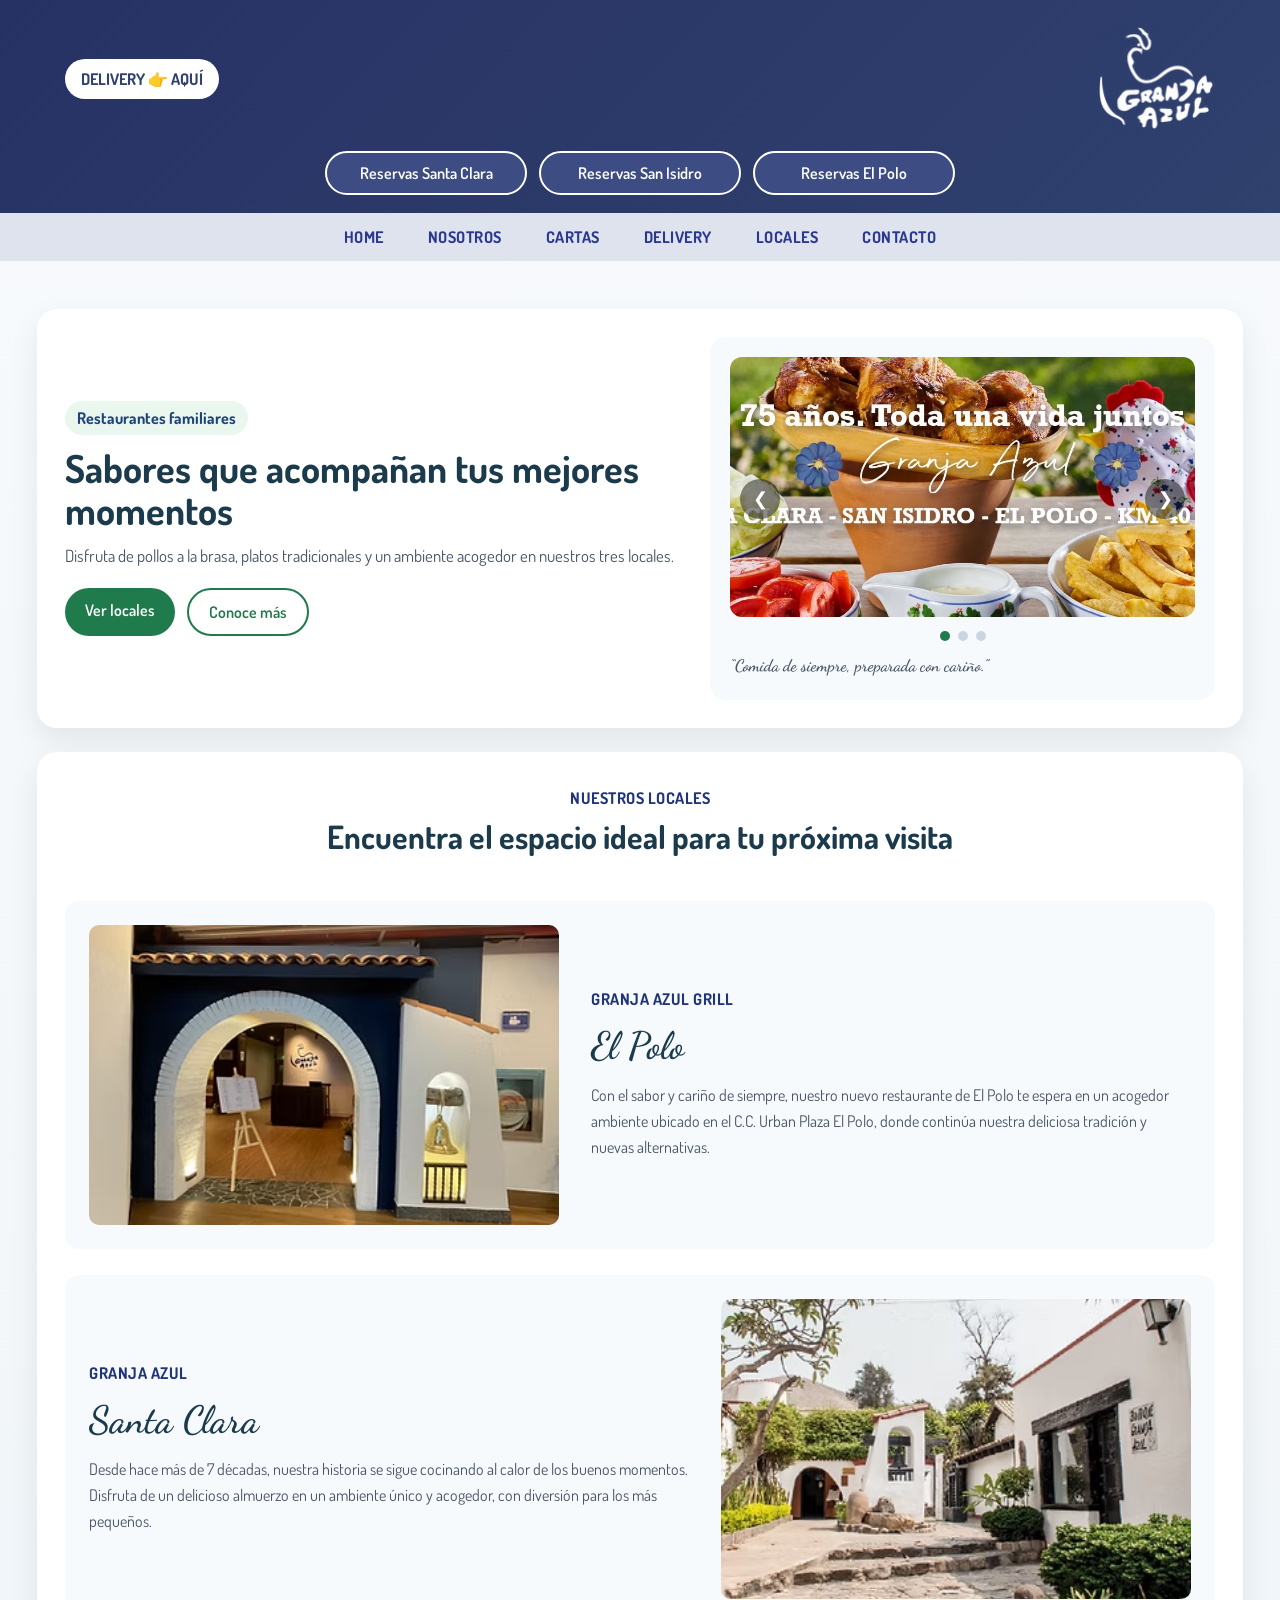
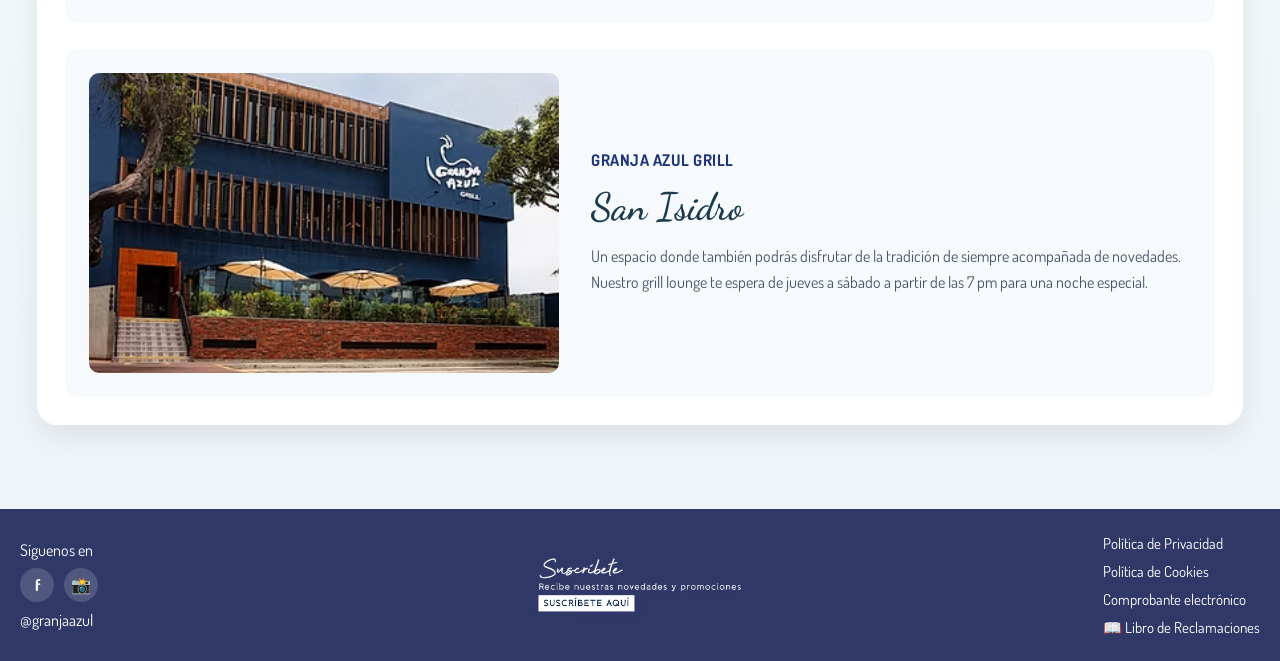
<file: index.html>
<!DOCTYPE html>
<html lang="es">
<head>
    <meta charset="UTF-8">
    <meta name="viewport" content="width=device-width, initial-scale=1.0">
    <title>Granja Azul | Restaurantes</title>

    <link rel="preconnect" href="https://fonts.googleapis.com">
    <link rel="preconnect" href="https://fonts.gstatic.com" crossorigin>
    <link href="https://fonts.googleapis.com/css2?family=Dancing+Script:wght@400..700&family=Dosis:wght@200..800&display=swap" rel="stylesheet">

    <link rel="stylesheet" href="Styles/index.css">
</head>

<body>
    <div id="header-dinamico"></div>
    <div id="nav-dinamico"></div>

    <main>
        <section class="hero">
            <div class="hero-content">
                <span class="badge">Restaurantes familiares</span>
                <h2>Sabores que acompañan tus mejores momentos</h2>
                <p>Disfruta de pollos a la brasa, platos tradicionales y un ambiente acogedor en nuestros tres locales.</p>
                <div class="hero-actions">
                    <a class="btn" href="#locales">Ver locales</a>
                    <a class="btn btn-secondary" href="#">Conoce más</a>
                </div>
            </div>

            <div class="hero-card">
                <div class="carousel">
                    <div class="carousel-track">
                        <div class="carousel-slide active">
                            <img src="img/Pollo-carrusel.avif" alt="Plato de Granja Azul">
                        </div>
                        <div class="carousel-slide">
                            <img src="img/menu.avif" alt="Menú de Granja Azul">
                        </div>
                        <div class="carousel-slide">
                            <img src="img/menucompleto.avif" alt="Menú completo de Granja Azul">
                        </div>
                    </div>

                    <button class="carousel-btn prev" type="button" aria-label="Imagen anterior">&#10094;</button>
                    <button class="carousel-btn next" type="button" aria-label="Imagen siguiente">&#10095;</button>
                    <div class="carousel-dots" aria-label="Selector de imágenes"></div>
                </div>
                <p class="text">“Comida de siempre, preparada con cariño.”</p>
            </div>
        </section>

        <section class="locales" id="locales">
            <div class="section-heading">
                <p class="texto-secundario">Nuestros locales</p>
                <h3>Encuentra el espacio ideal para tu próxima visita</h3>
            </div>

            <div class="tarjetas">
                <article class="tarjeta">
                    <img src="img/gril.avif" alt="Local El Polo">
                    <div class="info-tarjeta">
                        <p class="texto-secundario">Granja Azul Grill</p>
                        <h3 class="titulo">El Polo</h3>
                        <p class="descripcion">
                            Con el sabor y cariño de siempre, nuestro nuevo restaurante de El Polo te espera en un acogedor ambiente ubicado en el C.C. Urban Plaza El Polo, donde continúa nuestra deliciosa tradición y nuevas alternativas.
                        </p>
                    </div>
                </article>

                <article class="tarjeta tarjeta-reverse">
                    <img src="img/santaclara.avif" alt="Local Santa Clara">
                    <div class="info-tarjeta">
                        <p class="texto-secundario">Granja Azul</p>
                        <h3 class="titulo">Santa Clara</h3>
                        <p class="descripcion">
                            Desde hace más de 7 décadas, nuestra historia se sigue cocinando al calor de los buenos momentos. Disfruta de un delicioso almuerzo en un ambiente único y acogedor, con diversión para los más pequeños.
                        </p>
                    </div>
                </article>

                <article class="tarjeta">
                    <img src="img/sanisiadro.avif" alt="Local San Isidro">
                    <div class="info-tarjeta">
                        <p class="texto-secundario">Granja Azul Grill</p>
                        <h3 class="titulo">San Isidro</h3>
                        <p class="descripcion">
                            Un espacio donde también podrás disfrutar de la tradición de siempre acompañada de novedades. Nuestro grill lounge te espera de jueves a sábado a partir de las 7 pm para una noche especial.
                        </p>
                    </div>
                </article>
            </div>
        </section>
    </main>

    <div id="footer-dinamico"></div>

    <script>
        function cargarComponente(idContenedor, rutaArchivo) {
            fetch(rutaArchivo)
                .then(respuesta => respuesta.text())
                .then(datos => {
                    document.getElementById(idContenedor).innerHTML = datos;
                })
                .catch(error => console.error("Error cargando " + rutaArchivo, error));
        }

        cargarComponente('header-dinamico', 'header.html');
        cargarComponente('nav-dinamico', 'nav.html');
        cargarComponente('footer-dinamico', 'footer.html');

        const slides = Array.from(document.querySelectorAll('.carousel-slide'));
        const dotsContainer = document.querySelector('.carousel-dots');
        const prevButton = document.querySelector('.carousel-btn.prev');
        const nextButton = document.querySelector('.carousel-btn.next');
        let currentSlide = 0;
        let autoPlay;

        function renderDots() {
            slides.forEach((_, index) => {
                const dot = document.createElement('button');
                dot.className = 'carousel-dot' + (index === 0 ? ' active' : '');
                dot.type = 'button';
                dot.setAttribute('aria-label', `Ir a la imagen ${index + 1}`);
                dot.addEventListener('click', () => {
                    showSlide(index);
                    startAutoPlay();
                });
                dotsContainer.appendChild(dot);
            });
        }

        function showSlide(index) {
            slides.forEach((slide, slideIndex) => {
                slide.classList.toggle('active', slideIndex === index);
            });

            const dots = Array.from(document.querySelectorAll('.carousel-dot'));
            dots.forEach((dot, dotIndex) => {
                dot.classList.toggle('active', dotIndex === index);
            });

            currentSlide = index;
        }

        function nextSlide() {
            const nextIndex = (currentSlide + 1) % slides.length;
            showSlide(nextIndex);
        }

        function startAutoPlay() {
            clearInterval(autoPlay);
            autoPlay = setInterval(nextSlide, 4500);
        }

        if (slides.length) {
            renderDots();
            showSlide(0);
            startAutoPlay();
        }

        prevButton?.addEventListener('click', () => {
            const prevIndex = (currentSlide - 1 + slides.length) % slides.length;
            showSlide(prevIndex);
            startAutoPlay();
        });

        nextButton?.addEventListener('click', () => {
            nextSlide();
            startAutoPlay();
        });
    </script>
</body>
</html>
</file>
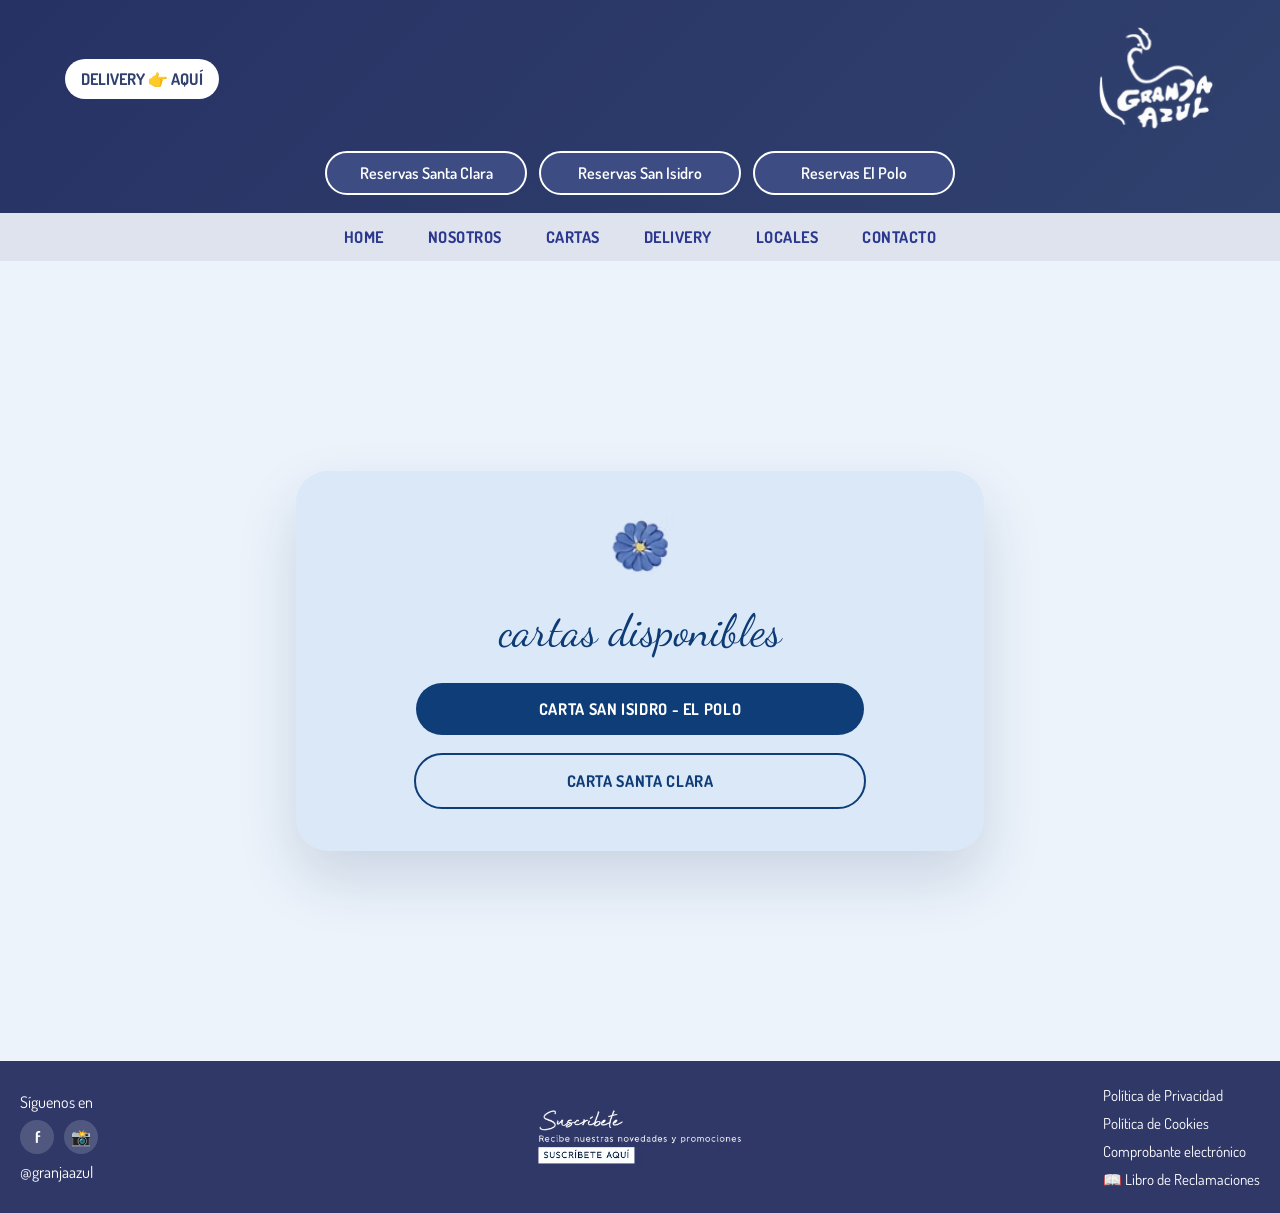
<file: cartas.html>
﻿<!DOCTYPE html>
<html lang="es">
<head>
    <meta charset="UTF-8">
    <meta name="viewport" content="width=device-width, initial-scale=1.0">
    <title>Cartas | Granja Azul</title>
    <link rel="preconnect" href="https://fonts.googleapis.com">
    <link rel="preconnect" href="https://fonts.gstatic.com" crossorigin>
    <link href="https://fonts.googleapis.com/css2?family=Dancing+Script:wght@400..700&family=Dosis:wght@200..800&display=swap" rel="stylesheet">
    <link rel="stylesheet" href="Styles/cartas.css">
</head>
<body>
    <div id="header-dinamico"></div>
    <div id="nav-dinamico"></div>

    <main class="cartas-main">
        <section class="cartas-card">
            <img src="img/flor.avif" alt="Decoración floral" class="cartas-icon" loading="lazy">
            <div class="cartas-title">Cartas disponibles</div>
            <nav class="cartas-actions" aria-label="Seleccionar carta">
                <a class="cartas-button" href="#">CARTA SAN ISIDRO - EL POLO</a>
                <a class="cartas-button secondary" href="#">CARTA SANTA CLARA</a>
            </nav>
        </section>
    </main>

    <div id="footer-dinamico"></div>

    <script>
        function cargarComponente(idContenedor, rutaArchivo) {
            fetch(rutaArchivo)
                .then(respuesta => respuesta.text())
                .then(datos => {
                    document.getElementById(idContenedor).innerHTML = datos;
                })
                .catch(error => console.error("Error cargando " + rutaArchivo, error));
        }

        cargarComponente('header-dinamico', 'header.html');
        cargarComponente('nav-dinamico', 'nav.html');
        cargarComponente('footer-dinamico', 'footer.html');
    </script>
</body>
</html>
</file>
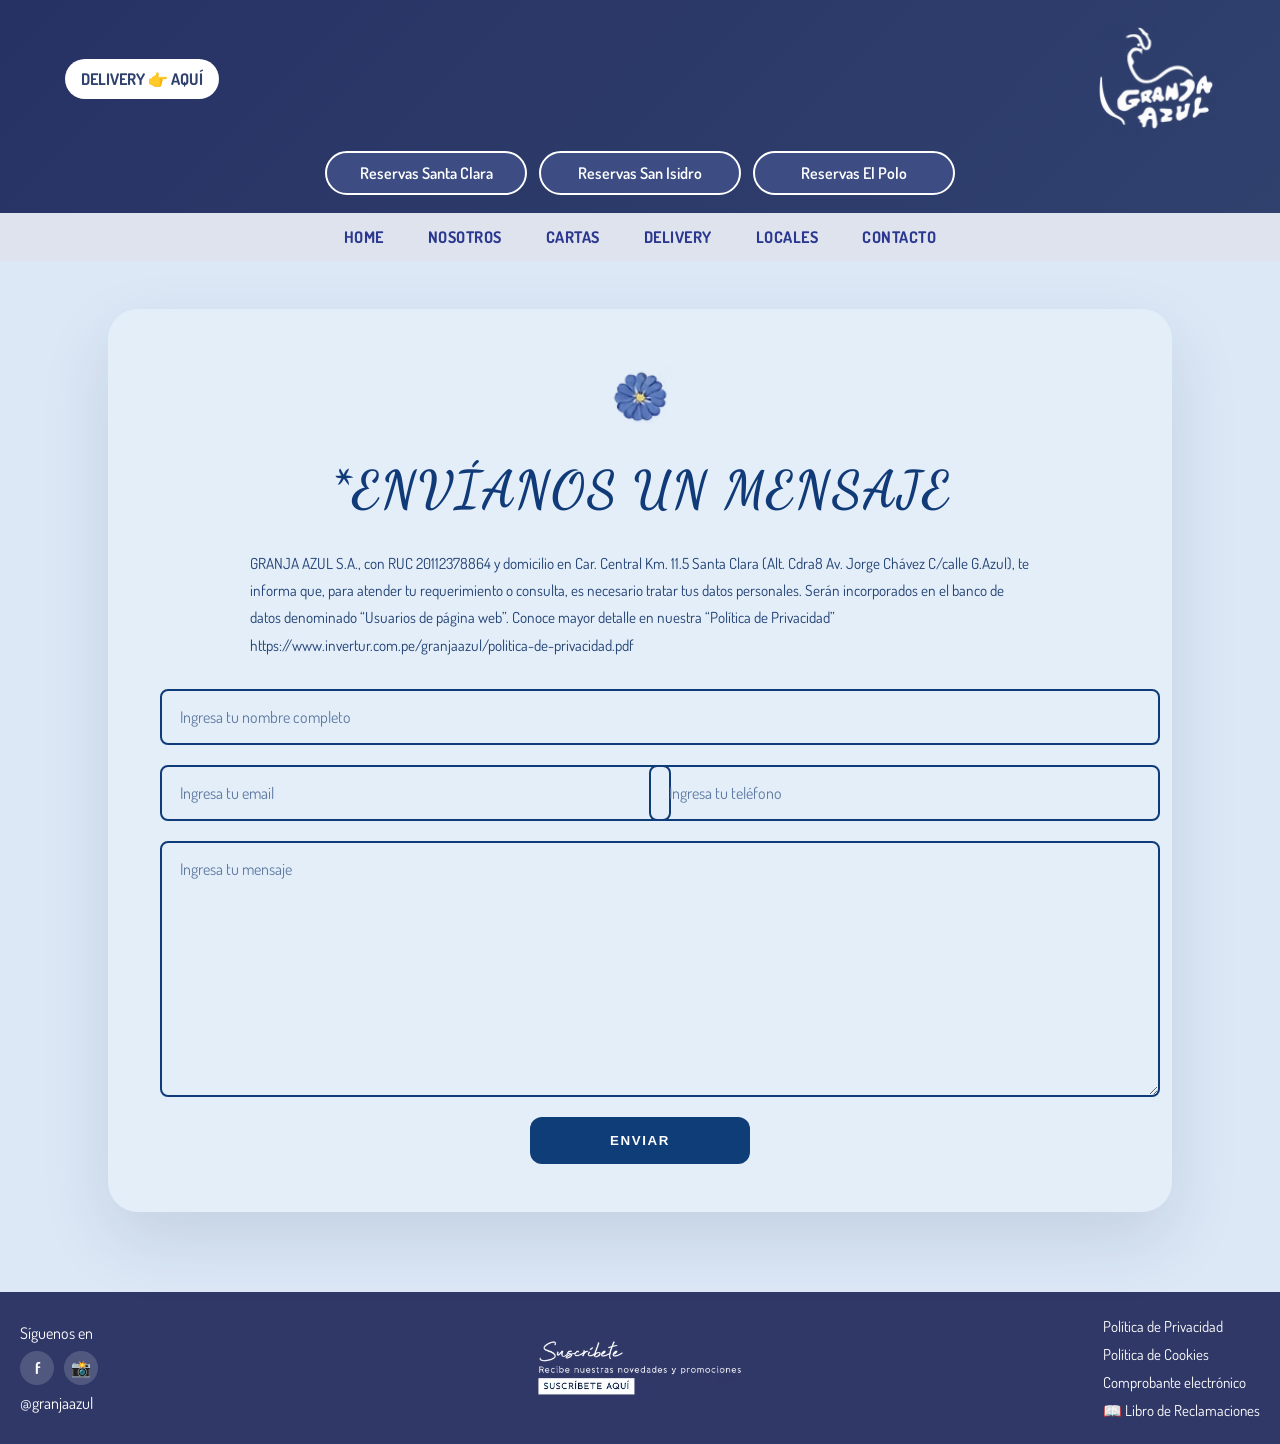
<file: contacto.html>
﻿<!DOCTYPE html>
<html lang="es">
<head>
    <meta charset="UTF-8">
    <meta name="viewport" content="width=device-width, initial-scale=1.0">
    <title>Contacto | Granja Azul</title>
    <link rel="preconnect" href="https://fonts.googleapis.com">
    <link rel="preconnect" href="https://fonts.gstatic.com" crossorigin>
    <link href="https://fonts.googleapis.com/css2?family=Dancing+Script:wght@400..700&family=Dosis:wght@200..800&display=swap" rel="stylesheet">
    <link rel="stylesheet" href="Styles/contacto.css">
</head>
<body>
    <div id="header-dinamico"></div>
    <div id="nav-dinamico"></div>

    <main class="contacto-main">
        <section class="contacto-card">
            <img src="img/flor.avif" alt="Flor decorativa" class="contacto-icon" loading="lazy">
            <h1>*ENVÍANOS UN MENSAJE</h1>
            <p class="contacto-texto">GRANJA AZUL S.A., con RUC 20112378864 y domicilio en Car. Central Km. 11.5 Santa Clara (Alt. Cdra8 Av. Jorge Chávez C/calle G.Azul), te informa que, para atender tu requerimiento o consulta, es necesario tratar tus datos personales. Serán incorporados en el banco de datos denominado “Usuarios de página web”. Conoce mayor detalle en nuestra “Política de Privacidad” https://www.invertur.com.pe/granjaazul/politica-de-privacidad.pdf</p>

            <form class="contacto-form">
                <input type="text" placeholder="Ingresa tu nombre completo" class="contacto-input" />
                <div class="contacto-row">
                    <input type="email" placeholder="Ingresa tu email" class="contacto-input contacto-input--half" />
                    <input type="tel" placeholder="Ingresa tu teléfono" class="contacto-input contacto-input--half" />
                </div>
                <textarea placeholder="Ingresa tu mensaje" class="contacto-textarea"></textarea>
                <button type="submit" class="contacto-button">ENVIAR</button>
            </form>
        </section>
    </main>

    <div id="footer-dinamico"></div>

    <script>
        function cargarComponente(idContenedor, rutaArchivo) {
            fetch(rutaArchivo)
                .then(respuesta => respuesta.text())
                .then(datos => {
                    document.getElementById(idContenedor).innerHTML = datos;
                })
                .catch(error => console.error("Error cargando " + rutaArchivo, error));
        }

        cargarComponente('header-dinamico', 'header.html');
        cargarComponente('nav-dinamico', 'nav.html');
        cargarComponente('footer-dinamico', 'footer.html');
    </script>
</body>
</html>
</file>
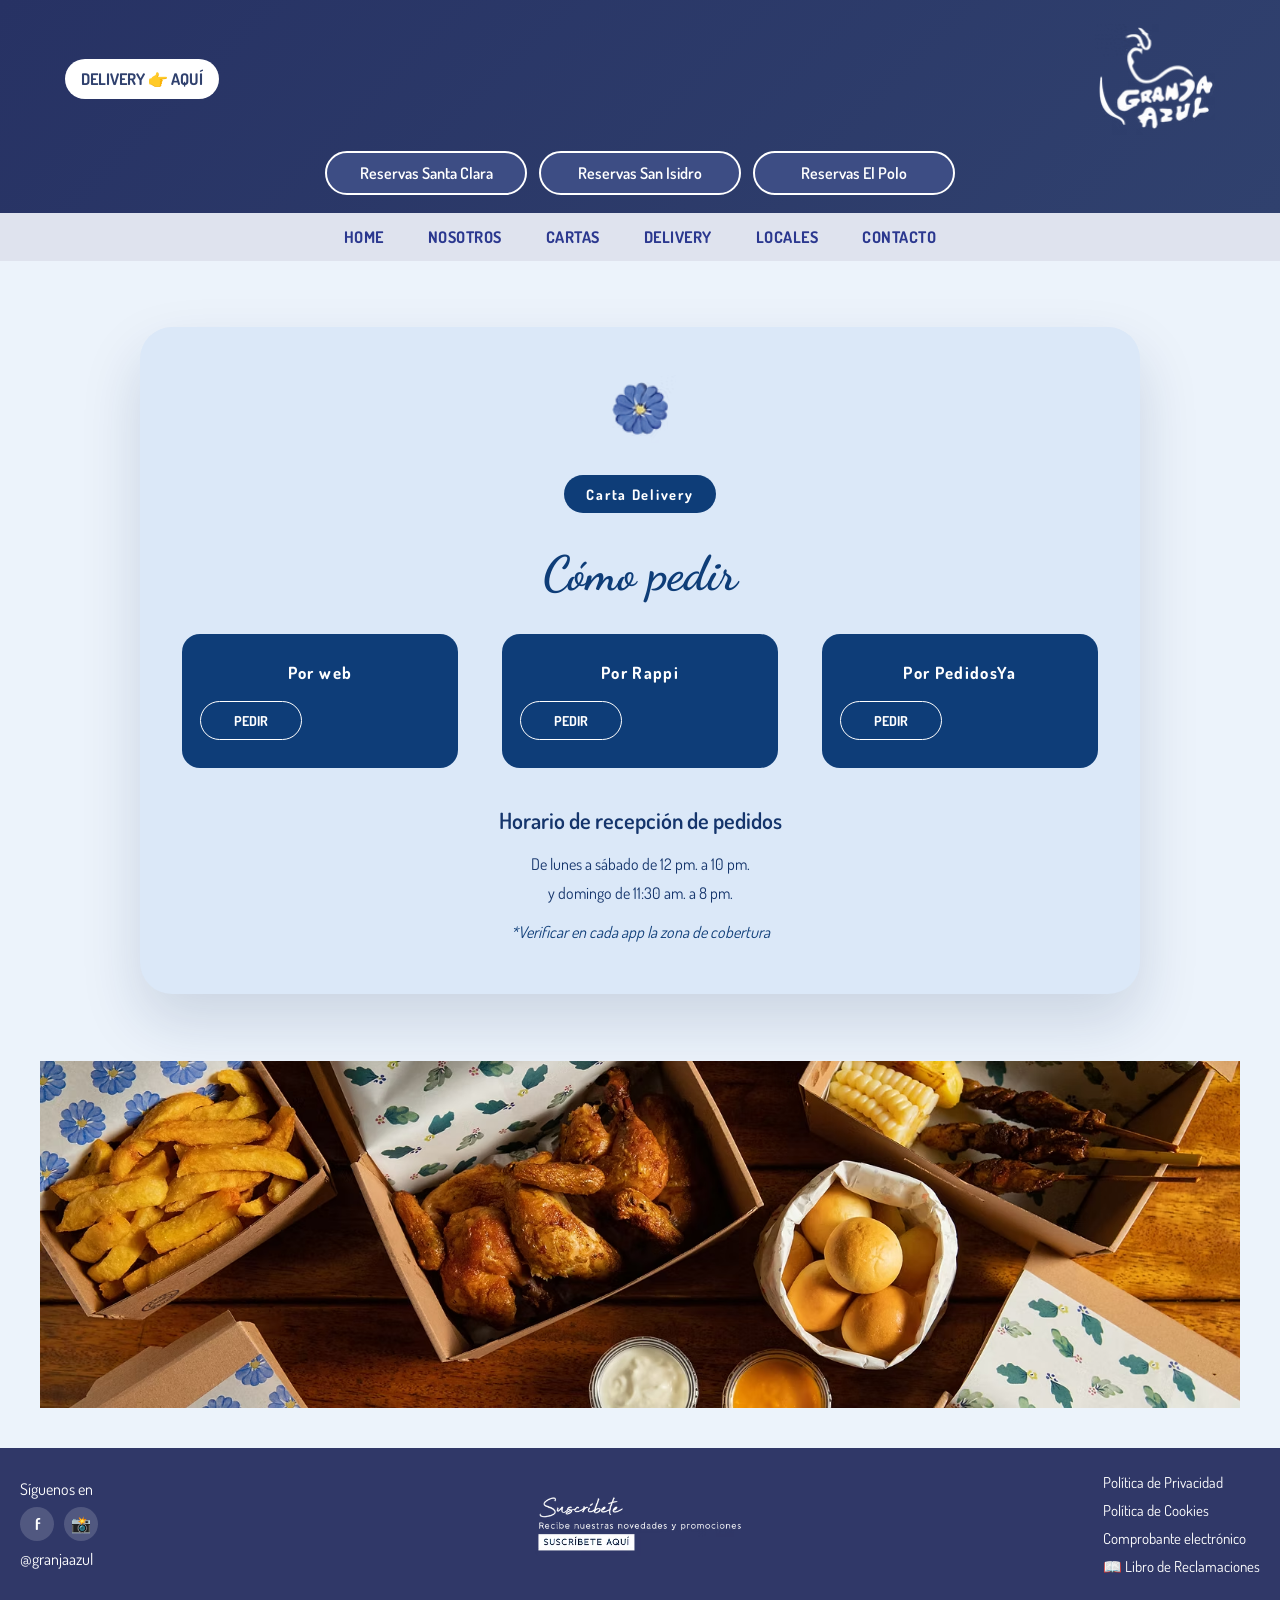
<file: delivery.html>
﻿<!DOCTYPE html>
<html lang="es">
<head>
    <meta charset="UTF-8">
    <meta name="viewport" content="width=device-width, initial-scale=1.0">
    <title>Delivery | Granja Azul</title>
    <link rel="preconnect" href="https://fonts.googleapis.com">
    <link rel="preconnect" href="https://fonts.gstatic.com" crossorigin>
    <link href="https://fonts.googleapis.com/css2?family=Dancing+Script:wght@400..700&family=Dosis:wght@200..800&display=swap" rel="stylesheet">
    <link rel="stylesheet" href="Styles/delivery.css">
</head>
<body>
    <div id="header-dinamico"></div>
    <div id="nav-dinamico"></div>

    <main class="delivery-main">
        <section class="delivery-card">
            <img src="img/flor.avif" alt="Decoración floral" class="delivery-icon" loading="lazy">
            <div class="delivery-label">Carta Delivery</div>
            <h1>Cómo pedir</h1>
            <div class="delivery-grid">
                <article class="delivery-box">
                    <h2>Por web</h2>
                    <a href="#" class="delivery-button">PEDIR</a>
                </article>
                <article class="delivery-box">
                    <h2>Por Rappi</h2>
                    <a href="#" class="delivery-button">PEDIR</a>
                </article>
                <article class="delivery-box">
                    <h2>Por PedidosYa</h2>
                    <a href="#" class="delivery-button">PEDIR</a>
                </article>
            </div>
            <div class="delivery-info">
                <p class="delivery-subtitle">Horario de recepción de pedidos</p>
                <p>De lunes a sábado de 12 pm. a 10 pm.<br>y domingo de 11:30 am. a 8 pm.</p>
                <p class="delivery-note">*Verificar en cada app la zona de cobertura</p>
            </div>
        </section>
    </main>

    <section class="delivery-fullwidth">
        <img src="img/menucompleto.avif" alt="Menú completo" class="menucompleto" loading="lazy">
    </section>

    <div id="footer-dinamico"></div>

    <script>
        function cargarComponente(idContenedor, rutaArchivo) {
            fetch(rutaArchivo)
                .then(respuesta => respuesta.text())
                .then(datos => {
                    document.getElementById(idContenedor).innerHTML = datos;
                })
                .catch(error => console.error("Error cargando " + rutaArchivo, error));
        }

        cargarComponente('header-dinamico', 'header.html');
        cargarComponente('nav-dinamico', 'nav.html');
        cargarComponente('footer-dinamico', 'footer.html');
    </script>
</body>
</html>
</file>
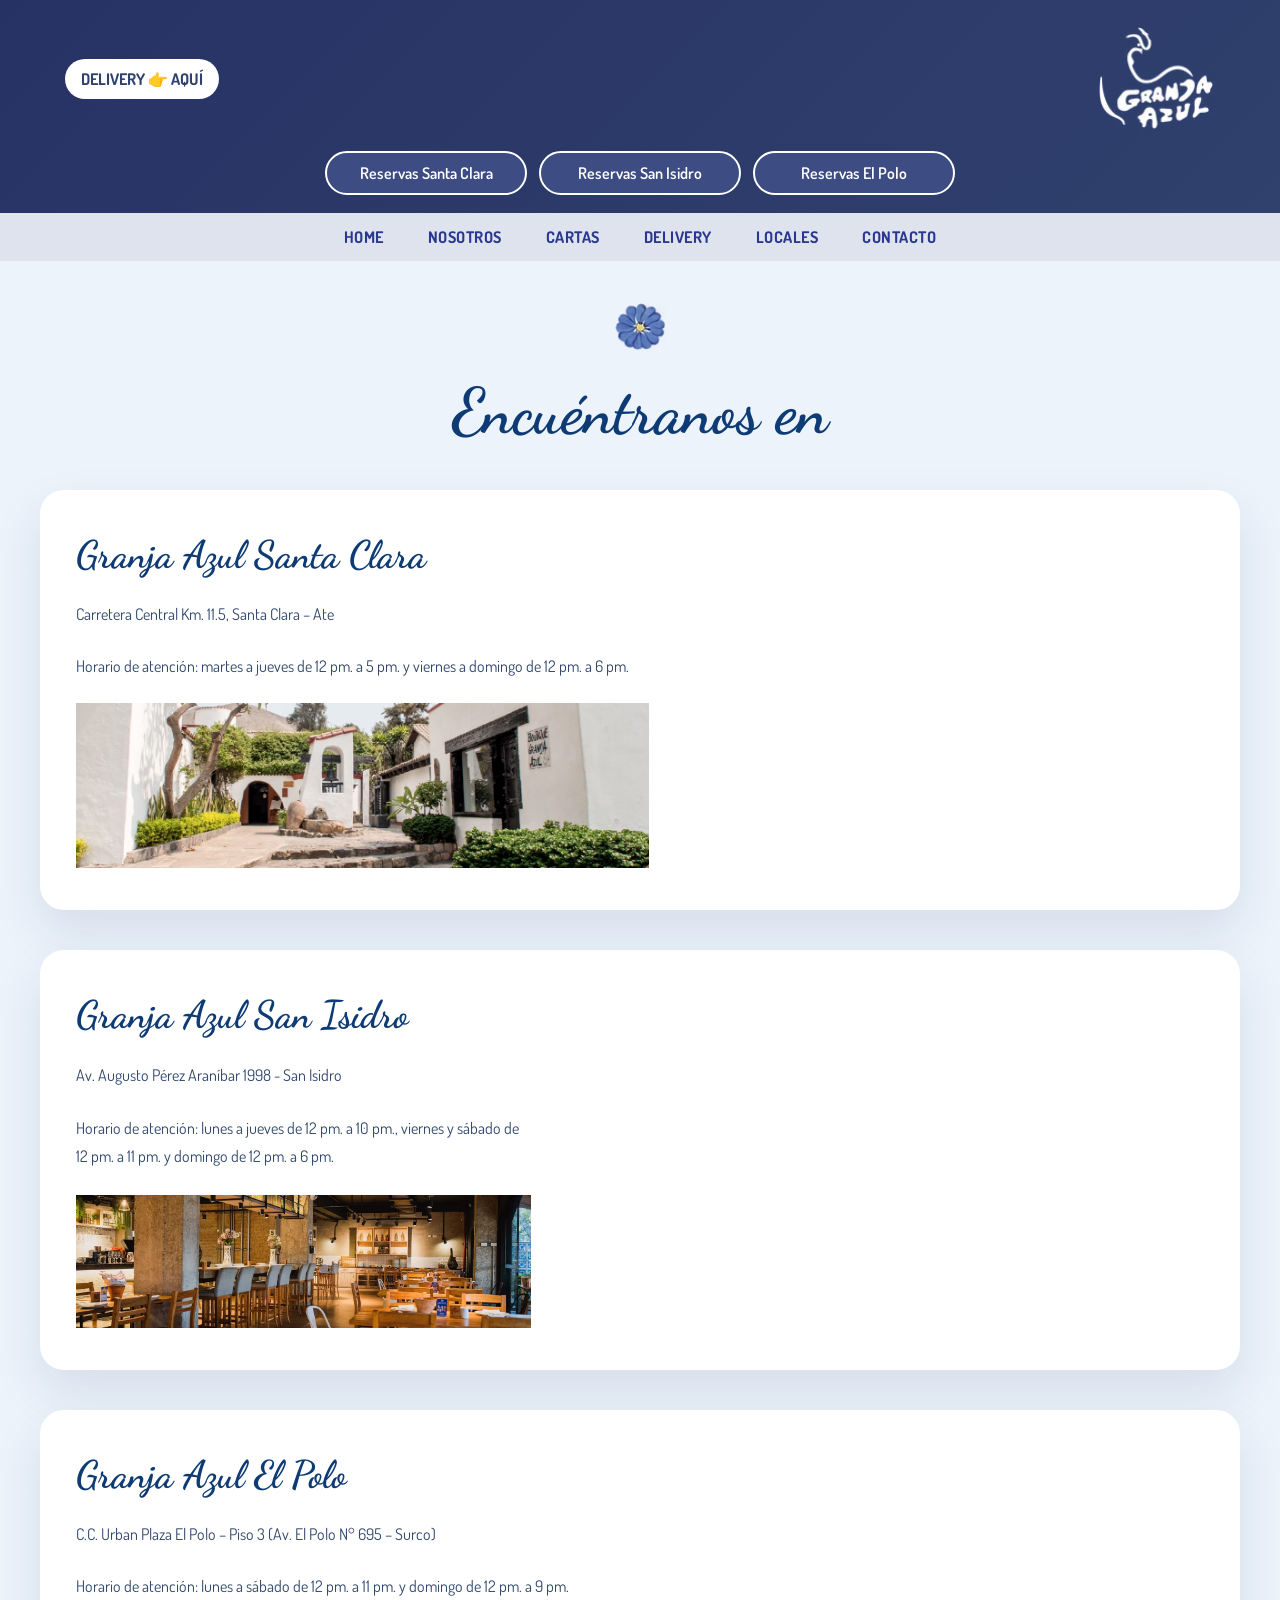
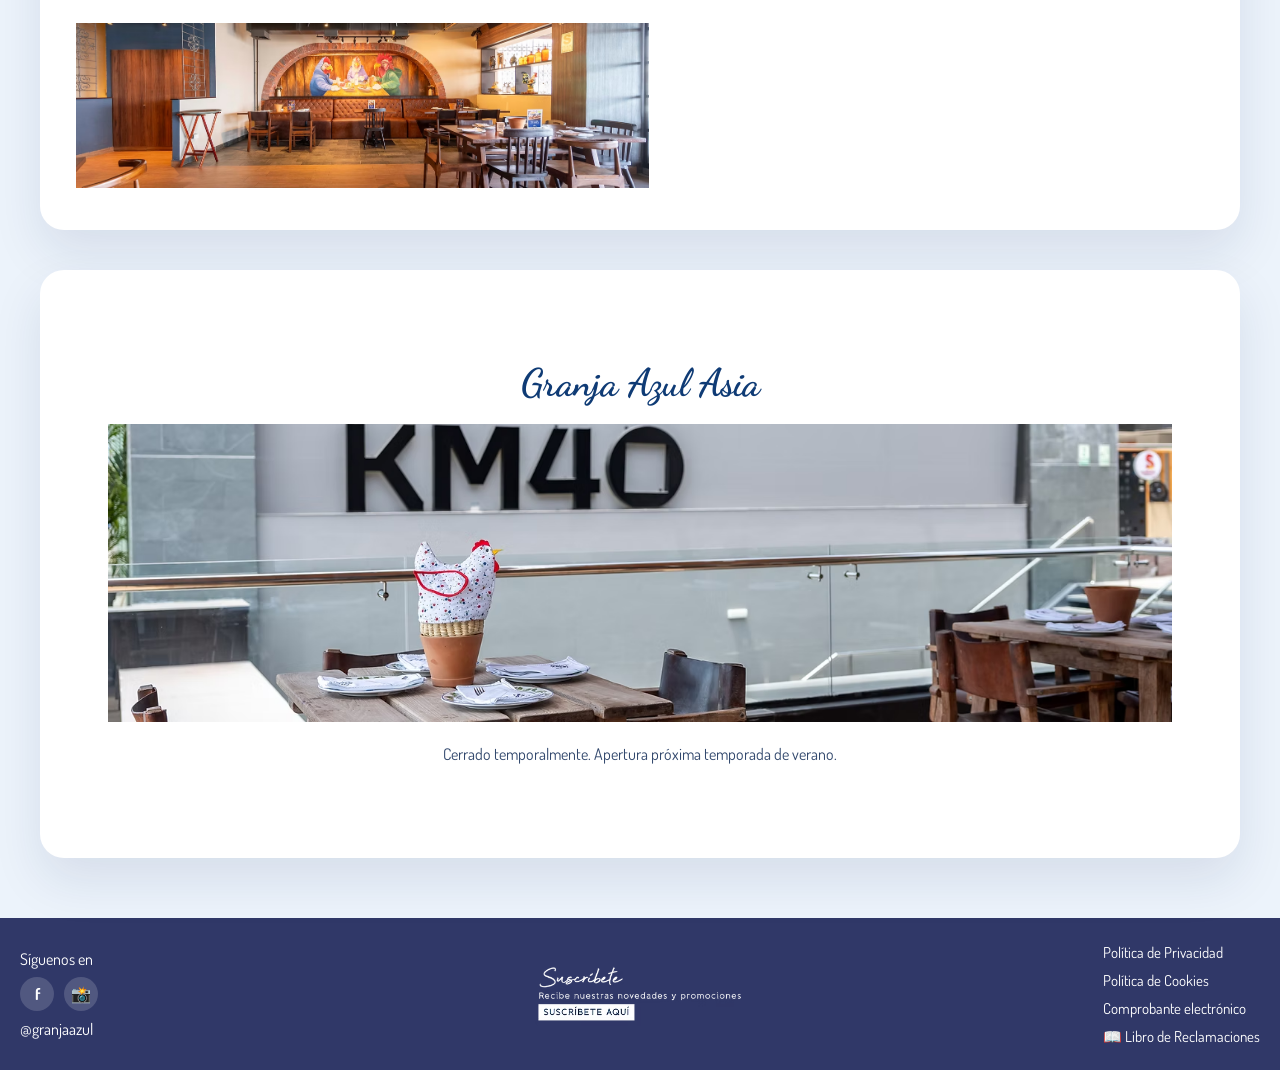
<file: locales.html>
﻿<!DOCTYPE html>
<html lang="es">
<head>
    <meta charset="UTF-8">
    <meta name="viewport" content="width=device-width, initial-scale=1.0">
    <title>Locales | Granja Azul</title>
    <link rel="preconnect" href="https://fonts.googleapis.com">
    <link rel="preconnect" href="https://fonts.gstatic.com" crossorigin>
    <link href="https://fonts.googleapis.com/css2?family=Dancing+Script:wght@400..700&family=Dosis:wght@200..800&display=swap" rel="stylesheet">
    <link rel="stylesheet" href="Styles/locales.css">
</head>
<body>
    <div id="header-dinamico"></div>
    <div id="nav-dinamico"></div>

    <main class="locales-main">
        <section class="locales-hero">
            <img src="img/flor.avif" alt="Decoración floral" class="locales-icon" loading="lazy">
            <h1>Encuéntranos en</h1>
        </section>

        <section class="locales-grid">
            <article class="local-card">
                <div class="local-card__text">
                    <h2>Granja Azul Santa Clara</h2>
                    <p>Carretera Central Km. 11.5, Santa Clara – Ate</p>
                    <p>Horario de atención: martes a jueves de 12 pm. a 5 pm. y viernes a domingo de 12 pm. a 6 pm.</p>
                    <img src="img/localsanta-clara.avif" alt="Local Santa Clara" loading="lazy">
                </div>
                
            </article>

            <article class="local-card local-card--reverse">
                <div class="local-card__text">
                    <h2>Granja Azul San Isidro</h2>
                    <p>Av. Augusto Pérez Araníbar 1998 - San Isidro</p>
                    <p>Horario de atención: lunes a jueves de 12 pm. a 10 pm., viernes y sábado de 12 pm. a 11 pm. y domingo de 12 pm. a 6 pm.</p>
                    <img src="img/localsan-isidro.avif" alt="Local San Isidro" loading="lazy">
                </div>
                
            </article>

            <article class="local-card">
                <div class="local-card__text">
                    <h2>Granja Azul El Polo</h2>
                    <p>C.C. Urban Plaza El Polo – Piso 3 (Av. El Polo N° 695 – Surco)</p>
                    <p>Horario de atención: lunes a sábado de 12 pm. a 11 pm. y domingo de 12 pm. a 9 pm.</p>
                    <img src="img/localel-polo.avif" alt="Local El Polo" loading="lazy">
                </div>
                
            </article>

            <article class="local-card local-card--fullwidth">
                <div class="local-card__text">
                    <h2>Granja Azul Asia</h2>
                    <img src="img/mesas.avif" alt="Local Asia" loading="lazy">
                    <p>Cerrado temporalmente. Apertura próxima temporada de verano.</p>
                </div>
            </article>
        </section>
    </main>

    <div id="footer-dinamico"></div>

    <script>
        function cargarComponente(idContenedor, rutaArchivo) {
            fetch(rutaArchivo)
                .then(respuesta => respuesta.text())
                .then(datos => {
                    document.getElementById(idContenedor).innerHTML = datos;
                })
                .catch(error => console.error("Error cargando " + rutaArchivo, error));
        }

        cargarComponente('header-dinamico', 'header.html');
        cargarComponente('nav-dinamico', 'nav.html');
        cargarComponente('footer-dinamico', 'footer.html');
    </script>
</body>
</html>
</file>
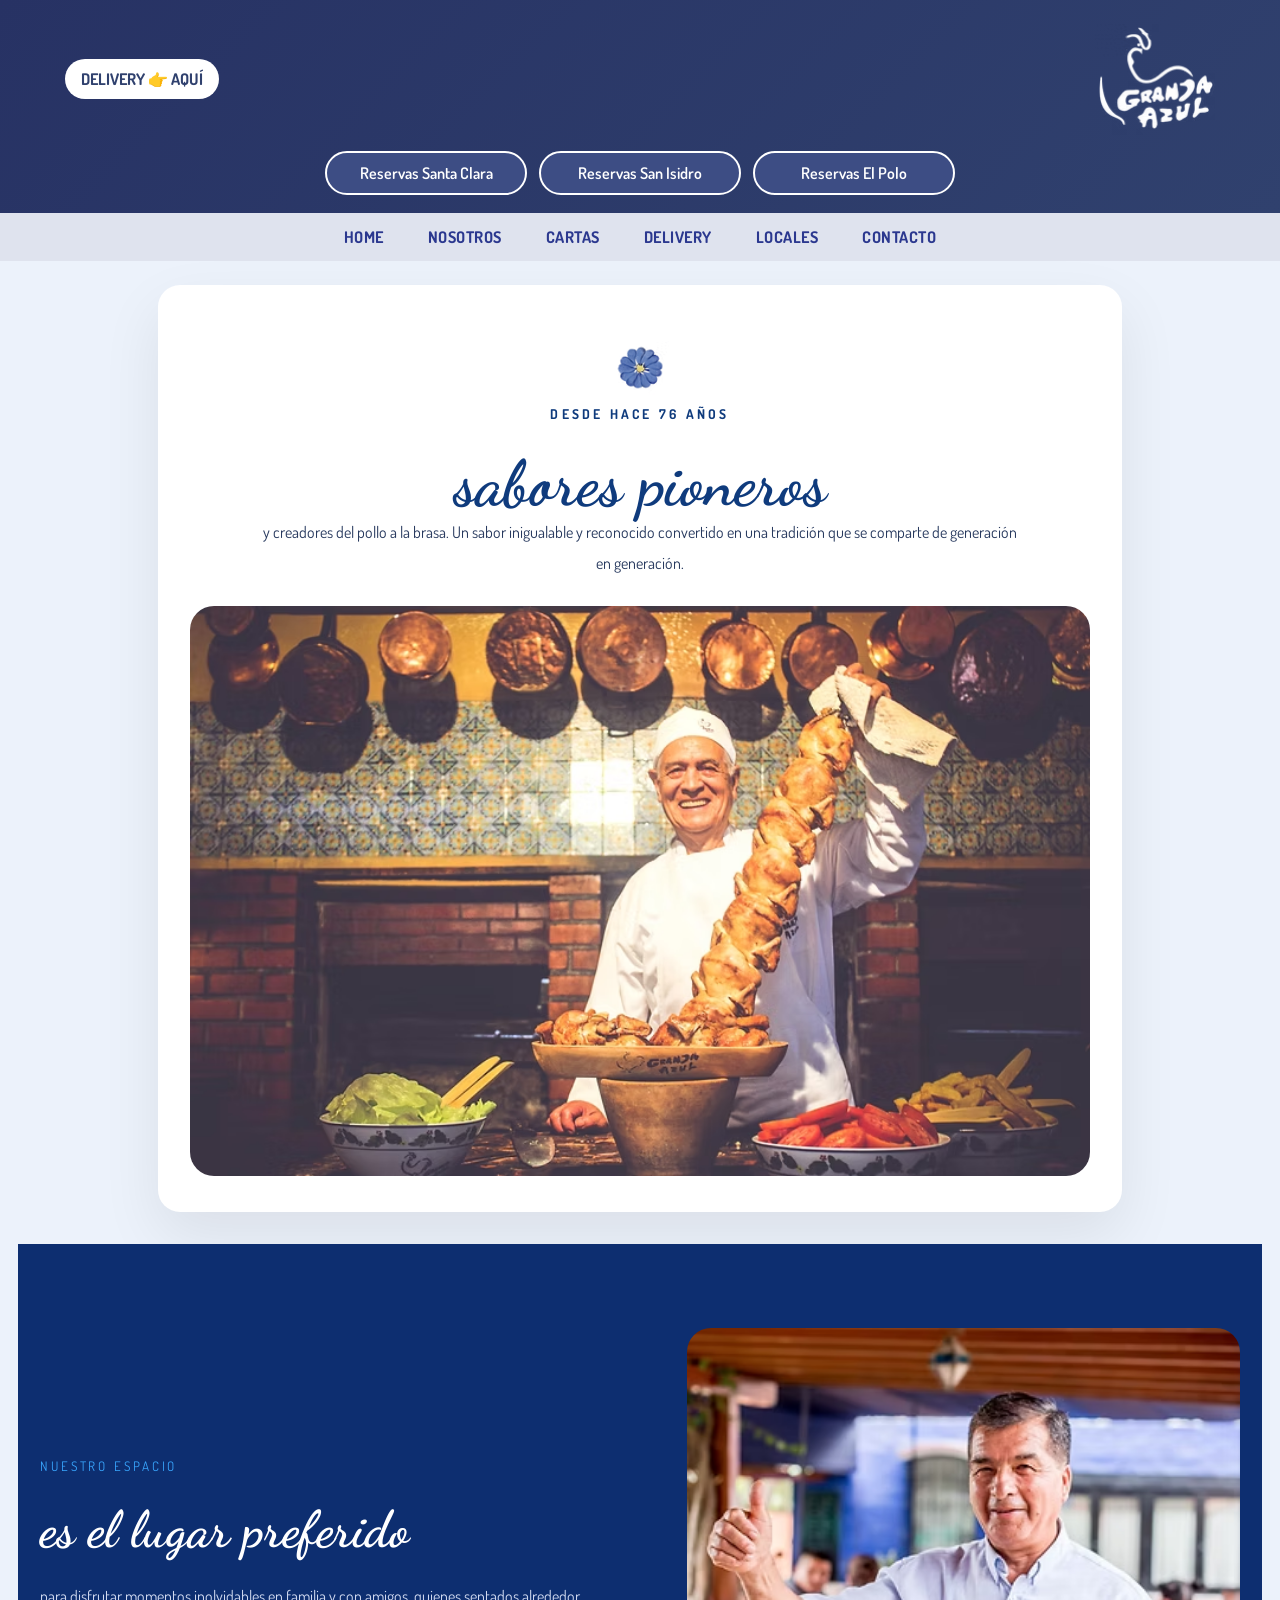
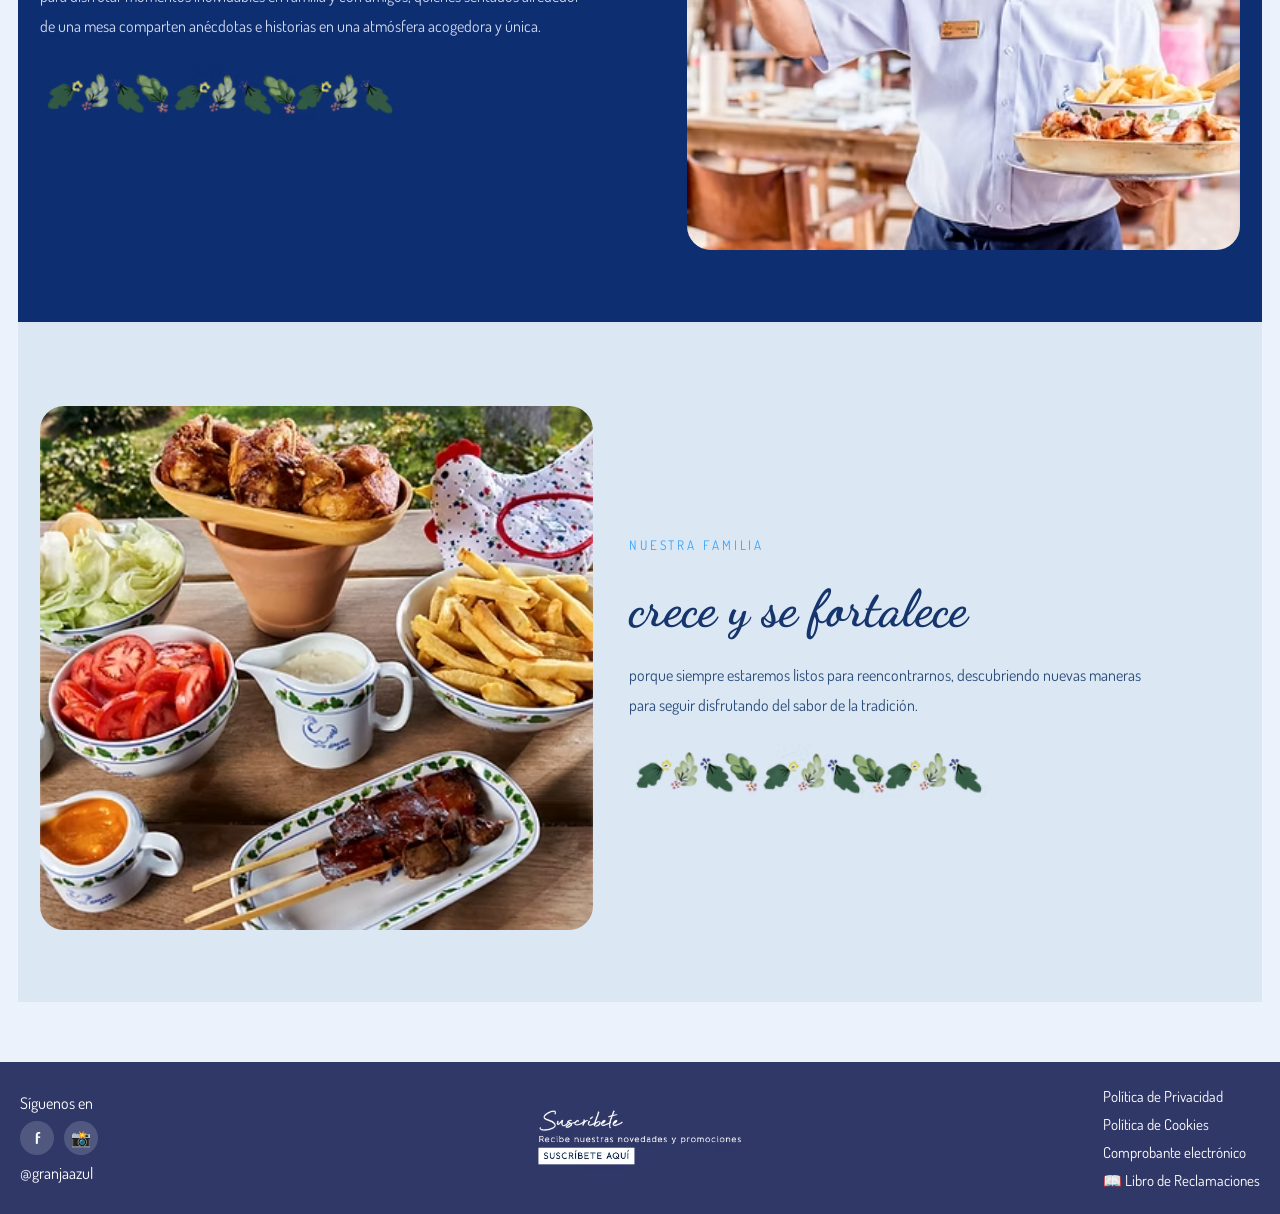
<file: nosotros.html>
<!DOCTYPE html>
<html lang="es">
<head>
    <meta charset="UTF-8">
    <meta name="viewport" content="width=device-width, initial-scale=1.0">
    <title>Nosotros | Granja Azul</title>
    <link rel="preconnect" href="https://fonts.googleapis.com">
    <link rel="preconnect" href="https://fonts.gstatic.com" crossorigin>
    <link href="https://fonts.googleapis.com/css2?family=Dancing+Script:wght@400..700&family=Dosis:wght@200..800&display=swap" rel="stylesheet">
    <link rel="stylesheet" href="Styles/nosotros.css">
</head>
<body>
    <div id="header-dinamico"></div>
    <div id="nav-dinamico"></div>

    <main>
        <section class="hero-nosotros">
            <div class="hero-nosotros__top">
                <img class="hero-icon" src="img/flor.avif" alt="Flor decorativa" loading="lazy">
                <span>DESDE HACE 76 AÑOS</span>
            </div>
            <div class="hero-nosotros__title">
                <h1>sabores pioneros</h1>
                <p>y creadores del pollo a la brasa. Un sabor inigualable y reconocido convertido en una tradición que se comparte de generación en generación.</p>
            </div>
            <div class="hero-nosotros__image">
                <img src="img/cocinero.avif" alt="Cocinero sirviendo pollos a la brasa" loading="lazy">
            </div>
        </section>

        <section class="section-dark">
            <div class="section-dark__inner">
                <div class="section-dark__text">
                    <p class="eyebrow">NUESTRO ESPACIO</p>
                    <h2>es el lugar preferido</h2>
                    <p>para disfrutar momentos inolvidables en familia y con amigos, quienes sentados alrededor de una mesa comparten anécdotas e historias en una atmósfera acogedora y única.</p>
                    <div class="section-decor">
                        <img src="img/hojas.avif" alt="Decoración de hojas" loading="lazy">
                    </div>
                </div>
                <div class="section-dark__image">
                    <img src="img/mesero.avif" alt="Mesero atendiendo una mesa" loading="lazy">
                </div>
            </div>
        </section>

        <section class="section-light">
            <div class="section-light__inner">
                <div class="section-light__image">
                    <img src="img/menu.avif" alt="Platos servidos en la mesa" loading="lazy">
                </div>
                <div class="section-light__text">
                    <p class="eyebrow">NUESTRA FAMILIA</p>
                    <h2>crece y se fortalece</h2>
                    <p>porque siempre estaremos listos para reencontrarnos, descubriendo nuevas maneras para seguir disfrutando del sabor de la tradición.</p>
                    <div class="section-decor section-decor--light">
                        <img src="img/hojas.avif" alt="Decoración de hojas" loading="lazy">
                    </div>
                </div>
            </div>
        </section>
    </main>

    <div id="footer-dinamico"></div>

    <script>
        function cargarComponente(idContenedor, rutaArchivo) {
            fetch(rutaArchivo)
                .then(respuesta => respuesta.text())
                .then(datos => {
                    document.getElementById(idContenedor).innerHTML = datos;
                })
                .catch(error => console.error("Error cargando " + rutaArchivo, error));
        }

        cargarComponente('header-dinamico', 'header.html');
        cargarComponente('nav-dinamico', 'nav.html');
        cargarComponente('footer-dinamico', 'footer.html');
    </script>
</body>
</html>
</file>
<file: Styles/index.css>
@import url('header.css');
@import url('footer.css');
@import url('nav.css');

html {
    scroll-behavior: smooth;
}

body {
    margin: 0;
    font-family: 'Dosis', sans-serif;
    background: linear-gradient(180deg, #f8fafc 0%, #eef4f8 100%);
    color: #243447;
    display: flex;
    flex-direction: column;
    min-height: 100vh;
}

main {
    flex: 1;
    padding: 24px 20px 60px;
}

section {
    padding: 28px;
    background-color: white;
    margin: 24px auto;
    border-radius: 20px;
    max-width: 1150px;
    box-shadow: 0 12px 30px rgba(0, 0, 0, 0.08);
}

.hero {
    display: grid;
    grid-template-columns: 1.1fr 0.9fr;
    gap: 28px;
    align-items: center;
}

.hero-content {
    text-align: left;
}

.badge {
    display: inline-block;
    background: #eaf7ef;
    color: #1f437a;
    padding: 7px 12px;
    border-radius: 999px;
    font-weight: 700;
    margin-bottom: 12px;
}

.hero h2 {
    margin: 0 0 12px;
    font-size: clamp(2rem, 3vw, 2.8rem);
    color: #1b3b4d;
    line-height: 1.1;
}

.hero p {
    margin: 0;
    font-size: 1.05rem;
    color: #4a5568;
    line-height: 1.6;
}

.hero-actions {
    display: flex;
    gap: 12px;
    flex-wrap: wrap;
    margin-top: 18px;
}

.btn {
    display: inline-block;
    background-color: #1f7a4c;
    color: white;
    text-decoration: none;
    padding: 12px 20px;
    border-radius: 999px;
    font-weight: 600;
}

.btn-secondary {
    background: transparent;
    color: #1f7a4c;
    border: 2px solid #1f7a4c;
}

.hero-card {
    background: #f7fafc;
    padding: 20px;
    border-radius: 16px;
    display: flex;
    flex-direction: column;
    gap: 12px;
}

.carousel {
    position: relative;
    overflow: hidden;
}

.carousel-track {
    position: relative;
}

.carousel-slide {
    display: none;
}

.carousel-slide.active {
    display: block;
}

.carousel-slide img {
    width: 100%;
    height: 260px;
    object-fit: cover;
    border-radius: 12px;
}

.carousel-btn {
    position: absolute;
    top: 50%;
    transform: translateY(-50%);
    border: none;
    background: rgba(0, 0, 0, 0.45);
    color: white;
    width: 40px;
    height: 40px;
    border-radius: 50%;
    cursor: pointer;
    font-size: 18px;
}

.carousel-btn.prev {
    left: 10px;
}

.carousel-btn.next {
    right: 10px;
}

.carousel-dots {
    display: flex;
    justify-content: center;
    gap: 8px;
    margin-top: 10px;
}

.carousel-dot {
    width: 10px;
    height: 10px;
    border: none;
    border-radius: 50%;
    background: #cbd5e1;
    cursor: pointer;
    padding: 0;
}

.carousel-dot.active {
    background: #1f7a4c;
}

.text {
    font-family: 'Dancing Script', cursive;
    font-size: 28px;
    font-weight: 600;
    margin: 8px 0 0;
    line-height: 1.3;
    color: #30416e;
}

.locales {
    display: flex;
    flex-direction: column;
    gap: 24px;
}

.section-heading {
    text-align: center;
    max-width: 720px;
    margin: 8px auto 20px;
}

.section-heading h3 {
    margin: 8px 0 0;
    color: #1b3b4d;
    font-size: 2rem;
}

.tarjetas {
    display: grid;
    gap: 26px;
}

.tarjeta {
    display: flex;
    align-items: center;
    gap: 32px;
    padding: 24px;
    background: #f7fafc;
    border-radius: 14px;
}

.tarjeta img {
    width: 470px;
    height: 300px;
    object-fit: cover;
    border-radius: 10px;
    flex-shrink: 0;
}

.info-tarjeta {
    display: flex;
    flex-direction: column;
    gap: 10px;
}

.texto-secundario {
    margin: 0;
    color: #1f347a;
    font-weight: 700;
    text-transform: uppercase;
    letter-spacing: 0.5px;
}

.titulo {
    font-family: 'Dancing Script', cursive;
    font-size: 38px;
    font-weight: 600;
    margin: 4px 0;
    color: #1b3b4d;
}

.descripcion {
    margin: 0;
    line-height: 1.6;
    color: #4a5568;
}

.tarjeta-reverse {
    flex-direction: row-reverse;
}

@media (max-width: 768px) {
    main {
        padding: 16px 12px 40px;
    }

    section {
        padding: 20px;
    }

    .hero {
        grid-template-columns: 1fr;
    }

    .hero-card img {
        height: 220px;
    }

    .tarjeta,
    .tarjeta-reverse {
        flex-direction: column;
        align-items: flex-start;
        gap: 18px;
    }

    .tarjeta img {
        width: 100%;
        height: 220px;
    }
}
</file>
<file: Styles/cartas.css>
﻿@import url('header.css');
@import url('footer.css');
@import url('nav.css');

html {
    scroll-behavior: smooth;
}

body {
    margin: 0;
    min-height: 100vh;
    font-family: 'Dosis', sans-serif;
    background: #ecf3fb;
    color: #102a54;
}

.cartas-main {
    min-height: calc(100vh - 180px);
    display: flex;
    align-items: center;
    justify-content: center;
    padding: 40px 20px;
}

.cartas-card {
    width: min(620px, 100%);
    background: #dbe8f8;
    padding: 42px 34px;
    border-radius: 32px;
    box-shadow: 0 28px 60px rgba(16, 42, 84, 0.15);
    display: grid;
    place-items: center;
    gap: 28px;
    text-align: center;
}

.cartas-icon {
    width: 72px;
    height: auto;
}

.cartas-title {
    font-family: 'Dancing Script', cursive;
    font-size: 2.8rem;
    line-height: 1.05;
    color: #0c3b75;
    text-transform: lowercase;
}

.cartas-actions {
    width: 100%;
    display: grid;
    gap: 18px;
    justify-items: center;
}

.cartas-button {
    display: inline-flex;
    align-items: center;
    justify-content: center;
    width: min(400px, 100%);
    padding: 16px 24px;
    text-decoration: none;
    color: white;
    background: #0e3d78;
    border-radius: 999px;
    font-weight: 700;
    letter-spacing: 0.04em;
    transition: transform 0.2s ease, box-shadow 0.2s ease;
}

.cartas-button:hover {
    transform: translateY(-2px);
    box-shadow: 0 14px 30px rgba(14, 61, 120, 0.24);
}

.cartas-button.secondary {
    background: transparent;
    color: #0e3d78;
    border: 2px solid #0e3d78;
}

@media (max-width: 640px) {
    .cartas-card {
        padding: 32px 20px;
        gap: 22px;
    }

    .cartas-title {
        font-size: 2.4rem;
    }

    .cartas-button {
        width: 100%;
    }
}
</file>
<file: Styles/contacto.css>
﻿@import url('header.css');
@import url('footer.css');
@import url('nav.css');

html {
    scroll-behavior: smooth;
}

body {
    margin: 0;
    min-height: 100vh;
    font-family: 'Dosis', sans-serif;
    background: #dce8f6;
    color: #102a54;
}

.contacto-main {
    display: flex;
    align-items: center;
    justify-content: center;
    padding: 48px 16px 80px;
}

.contacto-card {
    width: min(960px, 100%);
    background: #e3eef9;
    border-radius: 30px;
    padding: 56px 52px 48px;
    box-shadow: 0 28px 70px rgba(16, 42, 84, 0.12);
    display: grid;
    gap: 30px;
    text-align: center;
}

.contacto-icon {
    width: 68px;
    height: auto;
    margin: 0 auto;
}

.contacto-card h1 {
    margin: 0;
    font-family: 'Dancing Script', cursive;
    font-size: clamp(3rem, 4vw, 4.5rem);
    letter-spacing: 0.04em;
    color: #113b78;
}

.contacto-texto {
    margin: 0 auto;
    max-width: 780px;
    color: #1f3f72;
    font-size: 0.95rem;
    line-height: 1.8;
    text-align: left;
}

.contacto-form {
    display: grid;
    gap: 20px;
}

.contacto-input,
.contacto-textarea {
    width: 100%;
    border: 2px solid #0f3b78;
    border-radius: 8px;
    background: transparent;
    padding: 16px 18px;
    font-family: inherit;
    color: #102a54;
    font-size: 1rem;
    outline: none;
}

.contacto-input::placeholder,
.contacto-textarea::placeholder {
    color: #5f7aa2;
}

.contacto-input--half {
    width: 100%;
}

.contacto-row {
    display: grid;
    grid-template-columns: 1fr 1fr;
    gap: 18px;
}

.contacto-textarea {
    min-height: 220px;
    resize: vertical;
}

.contacto-button {
    width: 220px;
    margin: 0 auto;
    padding: 16px 30px;
    border: none;
    border-radius: 12px;
    background: #0e3d78;
    color: white;
    font-weight: 700;
    letter-spacing: 0.12em;
    cursor: pointer;
}

@media (max-width: 880px) {
    .contacto-card {
        padding: 44px 32px 36px;
    }

    .contacto-texto {
        text-align: left;
    }
}

@media (max-width: 640px) {
    .contacto-main {
        padding: 32px 12px 50px;
    }

    .contacto-card {
        padding: 32px 22px 32px;
    }

    .contacto-row {
        grid-template-columns: 1fr;
    }

    .contacto-button {
        width: 100%;
    }
}
</file>
<file: Styles/delivery.css>
﻿@import url('header.css');
@import url('footer.css');
@import url('nav.css');

html {
    scroll-behavior: smooth;
}

body {
    margin: 0;
    min-height: 100vh;
    font-family: 'Dosis', sans-serif;
    background: #ecf3fb;
    color: #102a54;
}

.delivery-main {
    min-height: calc(100vh - 180px);
    display: flex;
    align-items: center;
    justify-content: center;
    padding: 40px 20px;
}

.delivery-card {
    width: min(920px, 100%);
    background: #dbe8f8;
    padding: 48px 40px;
    border-radius: 32px;
    box-shadow: 0 28px 60px rgba(16, 42, 84, 0.15);
    display: grid;
    gap: 32px;
    text-align: center;
}

.delivery-icon {
    width: 72px;
    height: auto;
    margin: 0 auto;
}

.delivery-label {
    display: inline-flex;
    margin: 0 auto;
    padding: 10px 22px;
    background: #0e3d78;
    color: white;
    font-weight: 700;
    letter-spacing: 0.12em;
    border-radius: 999px;
    font-size: 0.9rem;
}

.delivery-card h1 {
    margin: 0;
    font-family: 'Dancing Script', cursive;
    font-size: 3rem;
    color: #0e3d78;
}

.delivery-grid {
    display: grid;
    grid-template-columns: repeat(3, minmax(200px, 1fr));
    gap: 40px;
    justify-items: center;
}

.delivery-box {
    max-width: 240px;
    width: 100%;
    background: #0e3d78;
    padding: 28px 18px;
    border-radius: 18px;
    color: white;
    display: grid;
    gap: 18px;
    align-items: center;
}

.delivery-box h2 {
    margin: 0;
    font-size: 1.05rem;
    letter-spacing: 0.08em;
}

.delivery-fullwidth {
    width: 100%;
    display: flex;
    justify-content: center;
    background: #ecf3fb;
    padding: 0 0 40px;
}

.menucompleto {
    width: 100%;
    max-width: 1200px;
    display: block;
    object-fit: cover;
    height: auto;
    border-radius: 0;
}

.delivery-button {
    display: inline-flex;
    align-items: center;
    justify-content: center;
    width: 100px;
    padding: 10px 0;
    border: 1px solid white;
    color: white;
    text-decoration: none;
    border-radius: 999px;
    font-size: 0.85rem;
    font-weight: 700;
}

.delivery-info {
    color: #15356c;
    display: grid;
    gap: 10px;
    justify-items: center;
}

.delivery-subtitle {
    margin: 0;
    font-size: 1.4rem;
    font-weight: 600;
}

.delivery-info p {
    margin: 0;
    line-height: 1.8;
    max-width: 580px;
}

.delivery-note {
    font-style: italic;
    color: #0e3d78;
}

@media (max-width: 840px) {
    .delivery-card {
        padding: 38px 28px;
    }

    .delivery-grid {
        grid-template-columns: 1fr;
    }
}

@media (max-width: 600px) {
    .delivery-main {
        padding: 24px 12px;
    }

    .delivery-card {
        gap: 24px;
    }

    .delivery-card h1 {
        font-size: 2.4rem;
    }
}
</file>
<file: Styles/locales.css>
﻿@import url('header.css');
@import url('footer.css');
@import url('nav.css');

html {
    scroll-behavior: smooth;
}

body {
    margin: 0;
    min-height: 100vh;
    font-family: 'Dosis', sans-serif;
    background: #ecf3fb;
    color: #102a54;
}

.locales-main {
    padding: 36px 20px 60px;
}

.locales-hero {
    display: grid;
    justify-items: center;
    gap: 16px;
    margin-bottom: 40px;
    text-align: center;
}

.locales-icon {
    width: 64px;
    height: auto;
}

.locales-hero h1 {
    margin: 0;
    font-family: 'Dancing Script', cursive;
    font-size: clamp(3rem, 5vw, 4.4rem);
    color: #0f3b75;
}

.locales-grid {
    display: grid;
    gap: 40px;
    max-width: 1200px;
    margin: 0 auto;
}

.local-card {
    display: grid;
    grid-template-columns: 1.1fr 0.9fr;
    gap: 28px;
    align-items: stretch;
    min-height: 420px;
    background: white;
    border-radius: 24px;
    overflow: hidden;
    box-shadow: 0 22px 50px rgba(16, 42, 84, 0.10);
}

.local-card--reverse {
    grid-template-columns: 0.9fr 1.1fr;
}

.local-card--fullwidth {
    grid-template-columns: 1fr;
    text-align: center;
    padding: 48px 32px;
}

.local-card__text {
    padding: 42px 36px;
    display: grid;
    gap: 18px;
}

.local-card__text h2 {
    margin: 0;
    font-family: 'Dancing Script', cursive;
    font-size: clamp(2.4rem, 3vw, 3.2rem);
    color: #0f3b75;
}

.local-card__text p {
    margin: 0;
    color: #32486d;
    line-height: 1.8;
}

.local-card img {
    width: 100%;
    height: 100%;
    object-fit: cover;
    display: block;
}

.local-card__image {
    width: 100%;
    min-height: 420px;
    overflow: hidden;
}

@media (max-width: 1024px) {
    .local-card,
    .local-card--reverse {
        grid-template-columns: 1fr;
    }

    .local-card__text {
        padding: 32px 28px;
    }
}

@media (max-width: 640px) {
    .locales-main {
        padding: 24px 14px 50px;
    }

    .locales-hero h1 {
        font-size: 3rem;
    }

    .local-card__text {
        padding: 28px 20px;
    }
}
</file>
<file: Styles/nosotros.css>
@import url('header.css');
@import url('footer.css');
@import url('nav.css');

html {
    scroll-behavior: smooth;
}

body {
    margin: 0;
    min-height: 100vh;
    font-family: 'Dosis', sans-serif;
    background: #ecf2fb;
    color: #102a54;
}

main {
    padding: 24px 18px 60px;
}

.hero-nosotros {
    max-width: 900px;
    margin: 0 auto 32px;
    background: white;
    border-radius: 22px;
    box-shadow: 0 24px 60px rgba(0, 0, 0, 0.08);
    overflow: hidden;
    padding: 56px 32px 36px;
    display: grid;
    grid-template-columns: 1fr;
    gap: 28px;
    text-align: center;
}

.hero-nosotros__top {
    display: flex;
    flex-direction: column;
    align-items: center;
    gap: 10px;
}

.hero-icon {
    width: 58px;
    height: auto;
}

.hero-nosotros__top span {
    display: inline-flex;
    text-transform: uppercase;
    letter-spacing: 0.24em;
    color: #0f3b7d;
    font-weight: 700;
    font-size: 0.84rem;
}

.hero-nosotros__title h1 {
    margin: 0;
    font-family: 'Dancing Script', cursive;
    font-size: clamp(3.4rem, 5vw, 4.8rem);
    line-height: 1.05;
    color: #0f3b7d;
    text-transform: lowercase;
}

.hero-nosotros__title p {
    max-width: 760px;
    margin: 0 auto;
    font-size: 1rem;
    line-height: 1.9;
    color: #27395e;
}

.hero-nosotros__image img {
    width: 100%;
    height: auto;
    border-radius: 24px;
    object-fit: cover;
    display: block;
}

.section-dark,
.section-light {
    width: 100%;
}

.section-dark {
    background: #0d2e70;
    padding: 84px 0 72px;
}

.section-dark__inner,
.section-light__inner {
    max-width: 1200px;
    margin: 0 auto;
    display: grid;
    gap: 36px;
    align-items: center;
    padding: 0 20px;
}

.section-dark__inner {
    grid-template-columns: 1.05fr 0.95fr;
}

.section-dark__text {
    color: white;
    display: flex;
    flex-direction: column;
    gap: 24px;
}

.section-dark__text .eyebrow,
.section-light__text .eyebrow {
    margin: 0;
    color: #38a4fc;
    font-size: 0.82rem;
    letter-spacing: 0.22em;
    text-transform: uppercase;
}

.section-dark__text h2,
.section-light__text h2 {
    margin: 0;
    font-family: 'Dancing Script', cursive;
    font-size: clamp(3rem, 4vw, 4.6rem);
    line-height: 1.05;
    color: inherit;
}

.section-dark__text p {
    margin: 0;
    max-width: 540px;
    font-size: 1rem;
    line-height: 1.9;
    color: #d0d9f0;
}

.section-decor {
    width: min(360px, 100%);
}

.section-decor img {
    width: 100%;
    height: auto;
    display: block;
}

.section-dark__image,
.section-light__image {
    width: 100%;
    min-height: 420px;
    border-radius: 24px;
    overflow: hidden;
    display: flex;
    align-items: center;
    justify-content: center;
}

.section-dark__image img,
.section-light__image img {
    width: 100%;
    height: 100%;
    object-fit: cover;
    display: block;
}

.section-light {
    background: #dbe7f3;
    padding: 84px 0 72px;
}

.section-light__inner {
    grid-template-columns: 0.95fr 1.05fr;
}

.section-light__text {
    color: #15356c;
    display: flex;
    flex-direction: column;
    gap: 24px;
}

.section-light__text p {
    margin: 0;
    max-width: 520px;
    font-size: 1rem;
    line-height: 1.9;
    color: #2b4d7b;
}

@media (max-width: 1024px) {
    .section-dark__inner,
    .section-light__inner {
        grid-template-columns: 1fr;
    }

    .section-dark,
    .section-light {
        padding: 60px 0;
    }
}

@media (max-width: 768px) {
    main {
        padding: 16px 12px 40px;
    }

    .hero-nosotros {
        padding: 32px 20px 28px;
    }

    .hero-nosotros__title h1 {
        font-size: 3.4rem;
    }

    .hero-nosotros__title p {
        font-size: 0.98rem;
    }

    .section-dark__inner,
    .section-light__inner {
        padding: 0 12px;
        gap: 28px;
    }

    .section-dark__text h2,
    .section-light__text h2 {
        font-size: 3rem;
    }
}
</file>
